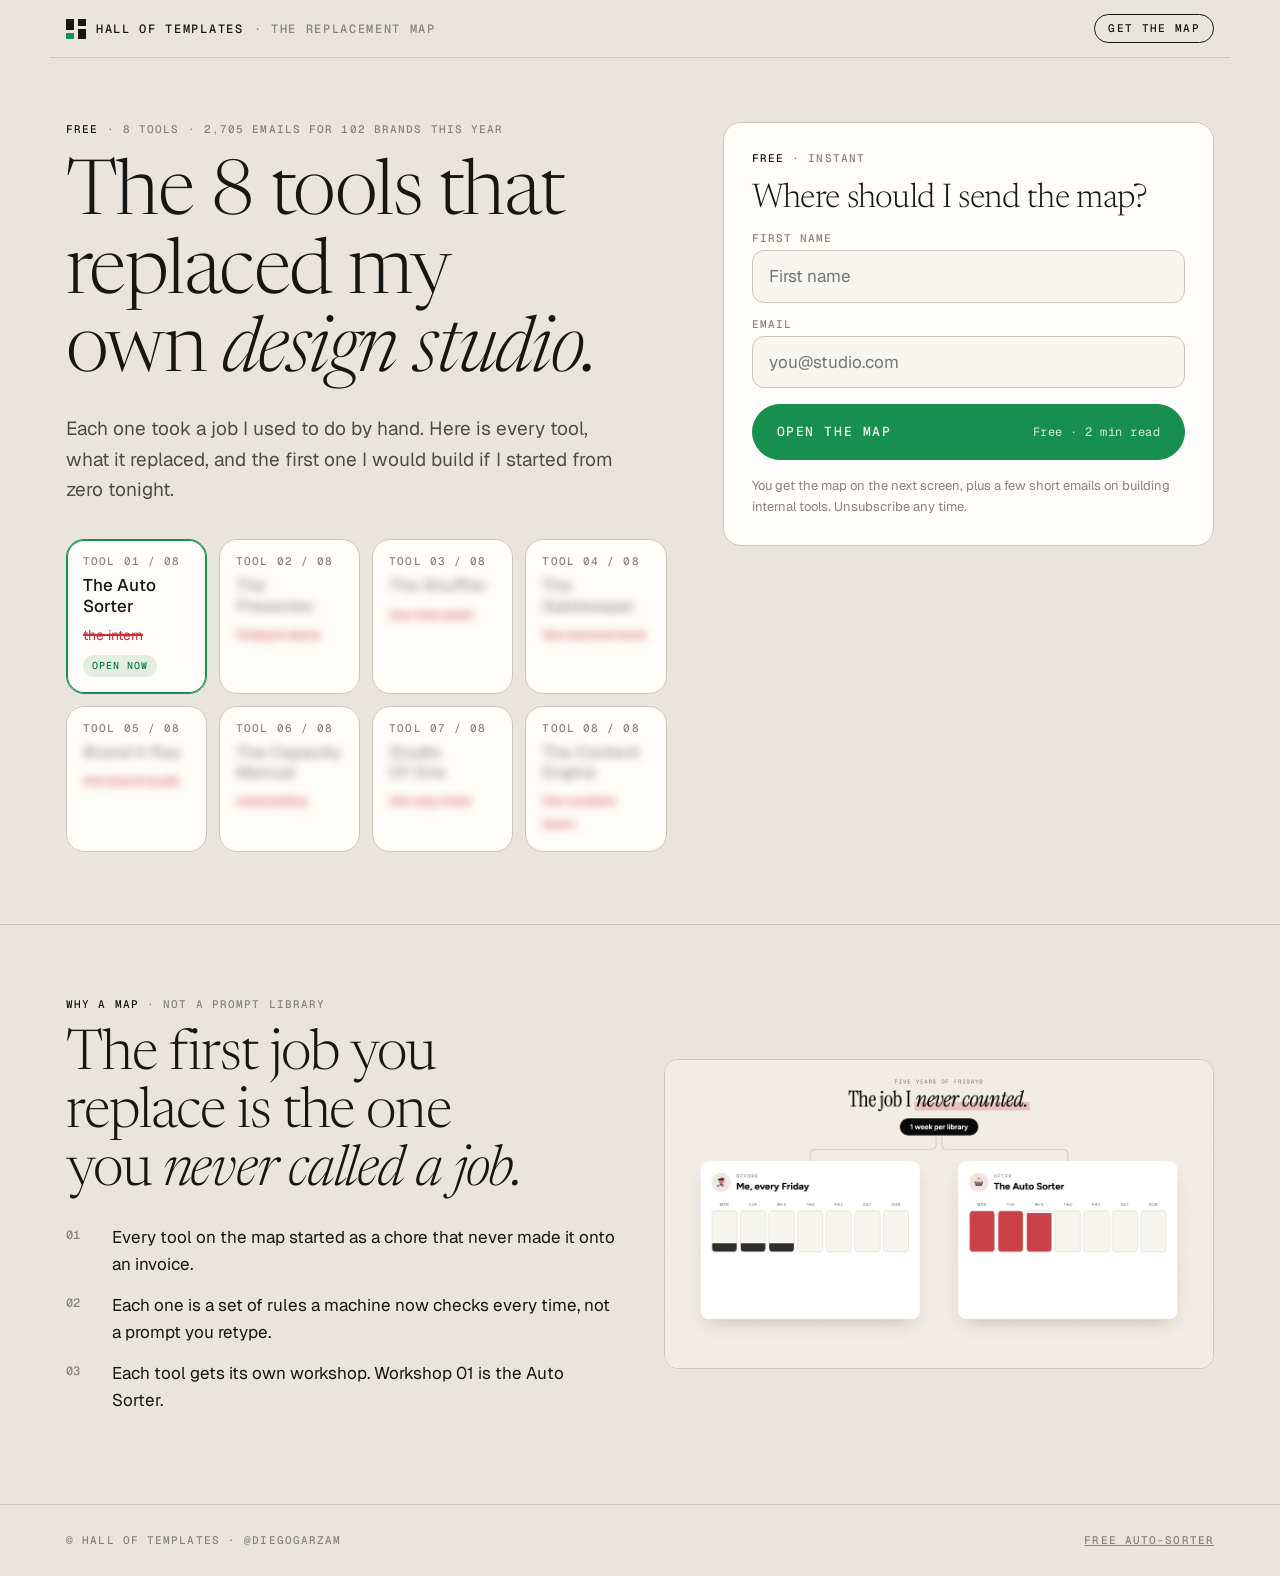
<file: index.html>
<!doctype html>
<html lang="en">
<head>
<meta charset="utf-8">
<meta name="viewport" content="width=device-width, initial-scale=1, viewport-fit=cover">
<title>The Replacement Map · Hall of Templates</title>
<meta name="description" content="8 internal tools that replaced the expensive parts of an email design studio, what each one took, and the first one to build tonight. Free.">
<meta name="cf-page-token" content="cfp_HrjxlqocGjTRkj4RpLGaRm4b">
<meta property="og:title" content="The Replacement Map">
<meta property="og:description" content="8 tools that replaced my own design studio. What each one took. The first one to build tonight.">
<meta property="og:image" content="https://dieginmachin.github.io/replacement-map/media/og.jpg">
<meta name="twitter:card" content="summary_large_image">
<link rel="preconnect" href="https://fonts.googleapis.com">
<link rel="preconnect" href="https://fonts.gstatic.com" crossorigin>
<link rel="stylesheet" href="https://fonts.googleapis.com/css2?family=Geist:wght@300;400;500;600&family=Geist+Mono:wght@400;500&family=Newsreader:ital,opsz,wght@0,6..72,300;0,6..72,400;1,6..72,300&display=swap">
<link rel="stylesheet" href="rm.css">
<script src="rm.js"></script>
</head>
<body>
<header class="wrap bar">
  <a class="who" href="#top"><span class="mark" aria-hidden="true"></span>Hall of Templates <span>· The Replacement Map</span></a>
  <a class="chip" href="#get">Get the map</a>
</header>

<main id="top">
  <div class="wrap hero">
    <section class="rv">
      <p class="hi" data-hi></p>
      <p class="lab"><b>Free</b> · 8 tools · 2,705 emails for 102 brands this year</p>
      <h1 style="margin-top:20px">The 8 tools that replaced my own <em>design studio.</em></h1>
      <p class="lead" data-hook>Each one took a job I used to do by hand. Here is every tool, what it replaced, and the first one I would build if I started from zero tonight.</p>
      <div class="map" aria-label="Preview of the map. Tool 01 is open, the rest unlock after you sign up." id="preview"></div>
    </section>

    <form class="form card rv" id="get" aria-labelledby="getH">
      <p class="lab"><b>Free</b> · instant</p>
      <h2 id="getH">Where should I send the map?</h2>
      <div class="f"><label for="first">First name</label><input id="first" name="first_name" data-cf-element="first-name" autocomplete="given-name" placeholder="First name" required></div>
      <div class="f"><label for="email">Email</label><input id="email" name="email" type="email" data-cf-element="email" autocomplete="email" placeholder="you@studio.com" required></div>
      <input type="hidden" name="lead_source" data-cf-element="custom-attribute:lead_source" data-src="from">
      <input type="hidden" name="lead_keyword" data-cf-element="custom-attribute:lead_keyword" data-src="k">
      <button class="btn go" type="submit">Open the map<small>Free · 2 min read</small></button>
      <p class="fine">You get the map on the next screen, plus a few short emails on building internal tools. Unsubscribe any time.</p>
    </form>
  </div>

  <section class="sec">
    <div class="wrap two">
      <div>
        <p class="lab"><b>Why a map</b> · not a prompt library</p>
        <h2 style="margin-top:16px">The first job you replace is the one you <em>never called a job.</em></h2>
        <ol class="steps">
          <li>Every tool on the map started as a chore that never made it onto an invoice.</li>
          <li>Each one is a set of rules a machine now checks every time, not a prompt you retype.</li>
          <li>Each tool gets its own workshop. Workshop 01 is the Auto Sorter.</li>
        </ol>
      </div>
      <div class="gif"><img src="media/friday.gif" alt="Before and after: five years of Friday sorting replaced by the Auto Sorter" width="1200" height="675" loading="lazy"></div>
    </div>
  </section>
</main>

<footer class="ft"><div class="wrap"><span class="lab">© Hall of Templates · @diegogarzam</span><a class="lab" href="https://www.halloftemplates.com/sorter">Free Auto-Sorter</a></div></footer>

<script>
(function () {
  var box = document.getElementById('preview');
  RM.TOOLS.forEach(function (t, i) {
    var d = document.createElement('div');
    d.className = 'tool card' + (i === 0 ? ' one' : ' locked');
    d.innerHTML = '<span class="n">TOOL ' + t.n + ' / 08</span><h3>' + t.name + '</h3><s>' + t.cut + '</s>' + (i === 0 ? '<span class="tag">Open now</span>' : '');
    if (i) d.setAttribute('aria-hidden', 'true');
    box.appendChild(d);
  });
})();
</script>
<script src="https://sdk.myclickfunnels.com/sdk.js" defer></script>
</body>
</html>
</file>
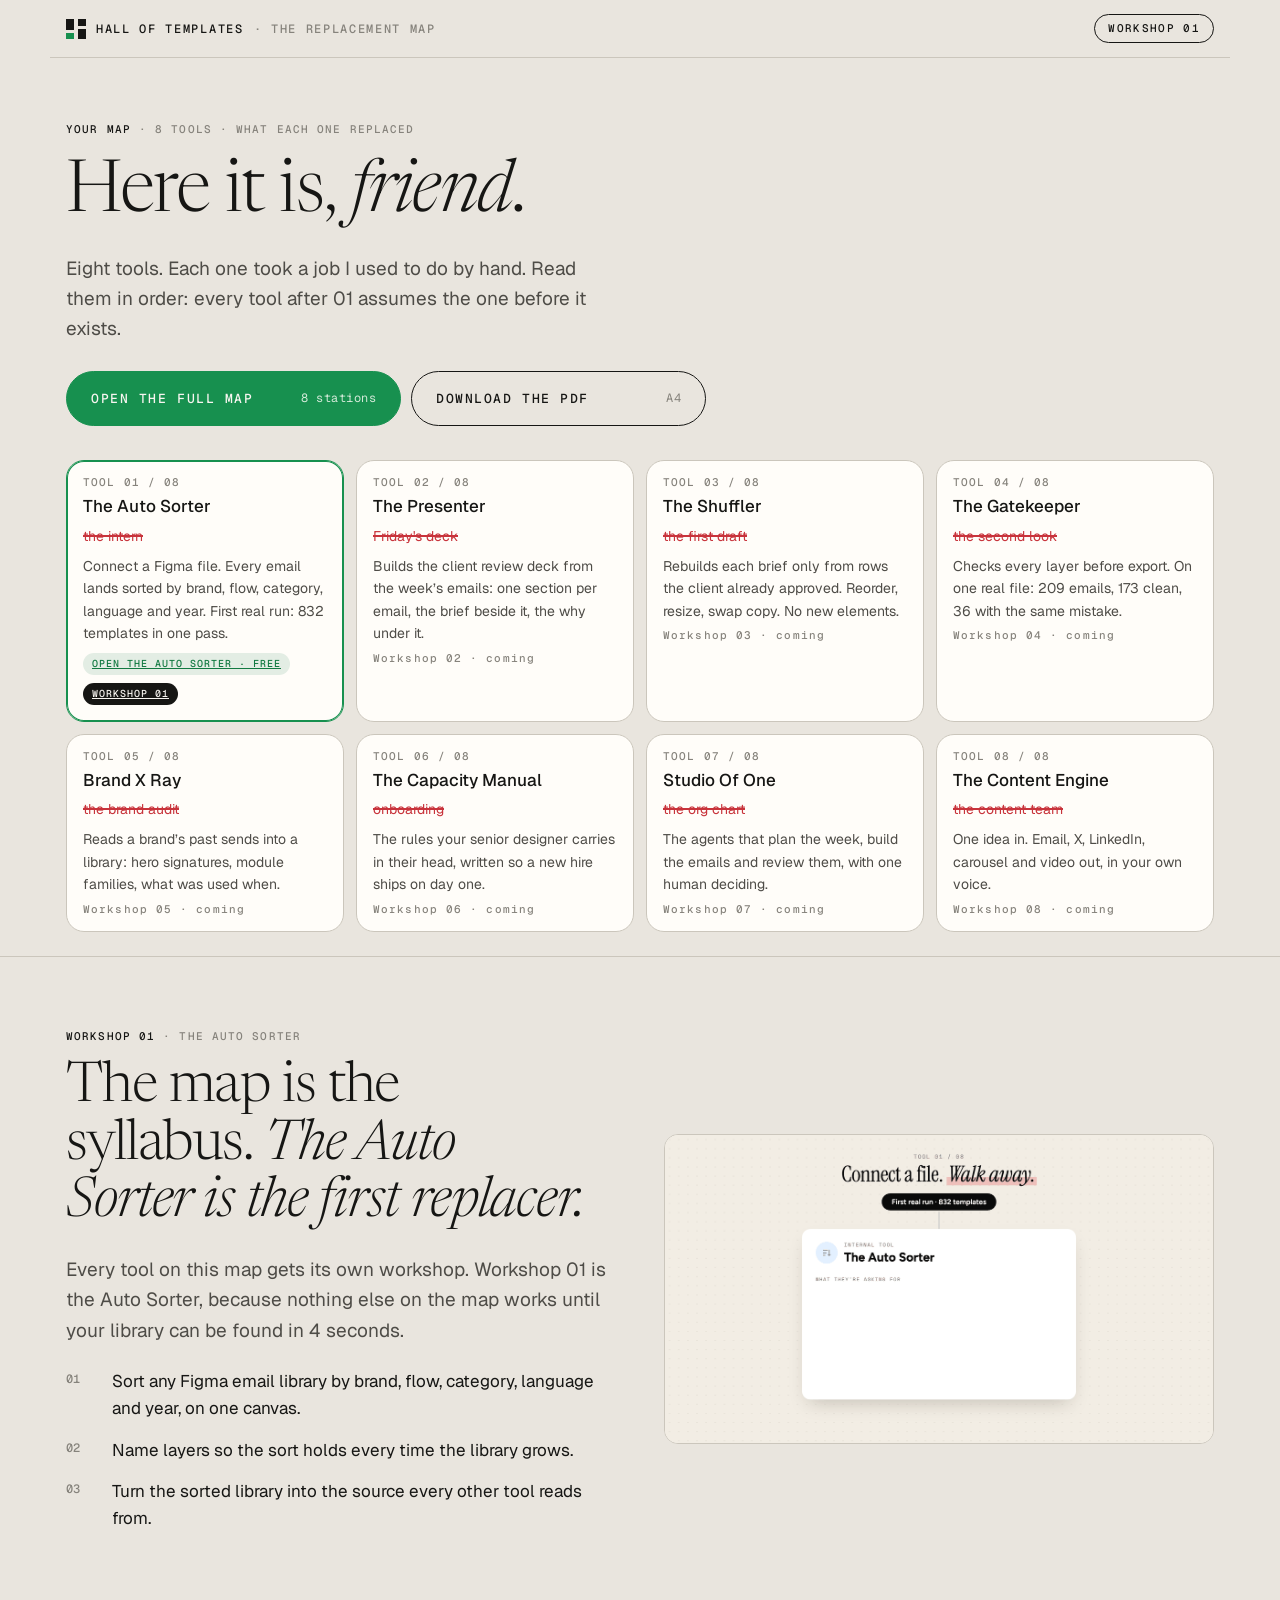
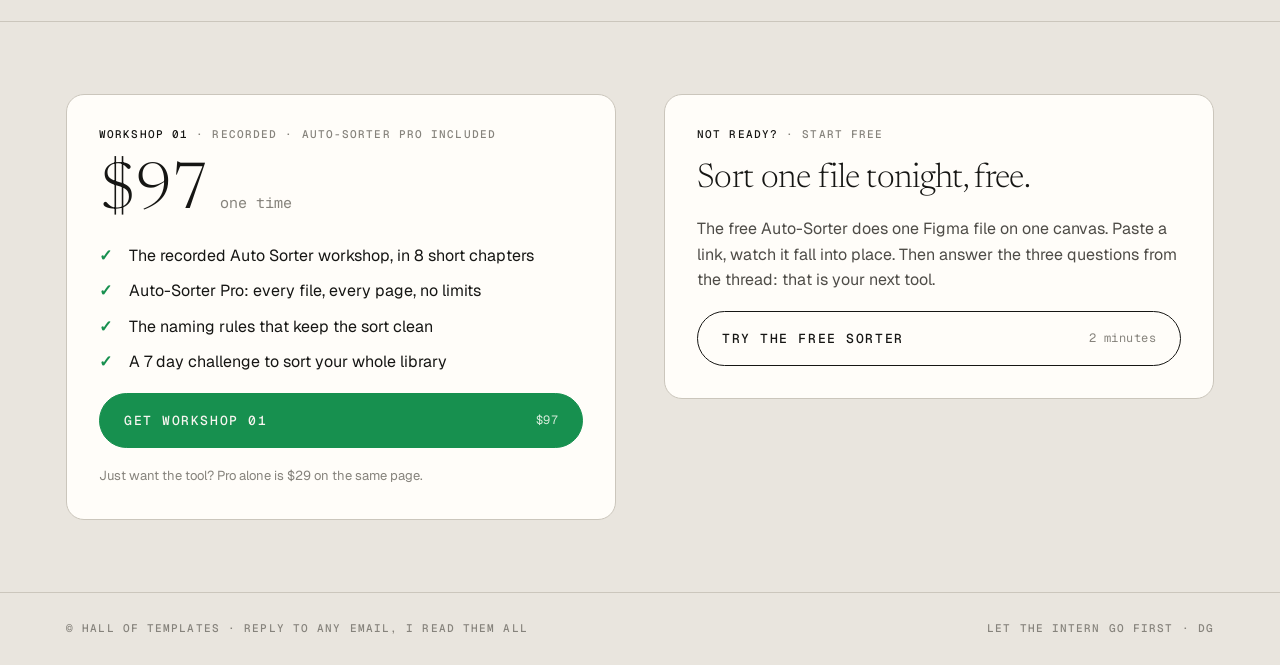
<file: map.html>
<!doctype html>
<html lang="en">
<head>
<meta charset="utf-8">
<meta name="viewport" content="width=device-width, initial-scale=1, viewport-fit=cover">
<title>Your Replacement Map · Hall of Templates</title>
<meta name="description" content="The 8 internal tools, what each one replaced, and Workshop 01: The Auto Sorter.">
<meta name="robots" content="noindex">
<meta name="cf-page-token" content="cfp_P7Gb7aTCC70Se3ira7JpdIM6">
<link rel="preconnect" href="https://fonts.googleapis.com">
<link rel="preconnect" href="https://fonts.gstatic.com" crossorigin>
<link rel="stylesheet" href="https://fonts.googleapis.com/css2?family=Geist:wght@300;400;500;600&family=Geist+Mono:wght@400;500&family=Newsreader:ital,opsz,wght@0,6..72,300;0,6..72,400;1,6..72,300&display=swap">
<link rel="stylesheet" href="rm.css">
<script src="rm.js"></script>
</head>
<body>
<header class="wrap bar">
  <a class="who" href="#top"><span class="mark" aria-hidden="true"></span>Hall of Templates <span>· The Replacement Map</span></a>
  <a class="chip" href="#ws01">Workshop 01</a>
</header>

<main id="top">
  <section class="wrap rv" style="padding-block:64px 24px">
    <p class="lab"><b>Your map</b> · 8 tools · what each one replaced</p>
    <h1 style="margin-top:20px;font-size:clamp(40px,6vw,72px)">Here it is, <em data-n="friend">friend</em>.</h1>
    <p class="lead">Eight tools. Each one took a job I used to do by hand. Read them in order: every tool after 01 assumes the one before it exists.</p>
    <div style="display:flex;gap:10px;flex-wrap:wrap;margin-top:26px;max-width:640px">
      <a class="btn go" style="width:auto;flex:1 1 260px" href="the-map.html">Open the full map<small>8 stations</small></a>
      <a class="btn line" style="width:auto;flex:1 1 220px" href="Replacement-Map.pdf" download>Download the PDF<small>A4</small></a>
    </div>
    <div class="map" id="map"></div>
  </section>

  <section class="sec" id="ws01">
    <div class="wrap two">
      <div>
        <p class="lab"><b>Workshop 01</b> · The Auto Sorter</p>
        <h2 style="margin-top:16px">The map is the syllabus. <em>The Auto Sorter is the first replacer.</em></h2>
        <p class="lead">Every tool on this map gets its own workshop. Workshop 01 is the Auto Sorter, because nothing else on the map works until your library can be found in 4 seconds.</p>
        <ol class="steps">
          <li>Sort any Figma email library by brand, flow, category, language and year, on one canvas.</li>
          <li>Name layers so the sort holds every time the library grows.</li>
          <li>Turn the sorted library into the source every other tool reads from.</li>
        </ol>
      </div>
      <div class="gif"><img src="media/sorter.gif" alt="The Auto Sorter: connect a file, every email lands sorted" width="1200" height="675" loading="lazy"></div>
    </div>
  </section>

  <section class="sec">
    <div class="wrap two" style="align-items:start">
      <div class="card offer">
        <p class="lab"><b>Workshop 01</b> · recorded · Auto-Sorter Pro included</p>
        <div class="price">$97 <small>one time</small></div>
        <ul class="ticks">
          <li>The recorded Auto Sorter workshop, in 8 short chapters</li>
          <li>Auto-Sorter Pro: every file, every page, no limits</li>
          <li>The naming rules that keep the sort clean</li>
          <li>A 7 day challenge to sort your whole library</li>
        </ul>
        <a class="btn go" href="https://www.halloftemplates.com/sorter-pro" id="buy">Get Workshop 01<small>$97</small></a>
        <p class="fine">Just want the tool? Pro alone is $29 on the same page.</p>
      </div>
      <div class="card offer">
        <p class="lab"><b>Not ready?</b> · start free</p>
        <h3 style="font:300 34px/1.1 var(--display)">Sort one file tonight, free.</h3>
        <p class="fine" style="font-size:16px;color:var(--ink-2)">The free Auto-Sorter does one Figma file on one canvas. Paste a link, watch it fall into place. Then answer the three questions from the thread: that is your next tool.</p>
        <a class="btn line" href="https://www.halloftemplates.com/sorter">Try the free sorter<small>2 minutes</small></a>
      </div>
    </div>
  </section>
</main>

<footer class="ft"><div class="wrap"><span class="lab">© Hall of Templates · Reply to any email, I read them all</span><span class="lab">Let the intern go first · DG</span></div></footer>

<script>
(function () {
  var box = document.getElementById('map');
  RM.TOOLS.forEach(function (t, i) {
    var d = document.createElement('div');
    d.className = 'tool card' + (i === 0 ? ' one' : '');
    d.innerHTML = '<span class="n">TOOL ' + t.n + ' / 08</span><h3>' + t.name + '</h3><s>' + t.cut + '</s><p class="what">' + t.what + '</p>' + (i === 0 ? '<a class="tag" href="https://www.halloftemplates.com/sorter?utm_source=replacement-map&utm_medium=tool-01">Open the Auto Sorter · free</a><a class="tag" style="background:var(--ink);color:var(--sheet)" href="#ws01">Workshop 01</a>' : '<span class="n">Workshop ' + t.n + ' · coming</span>');
    box.appendChild(d);
  });
  // carry the lead source to the offer page for attribution
  var b = document.getElementById('buy');
  b.href += '?utm_source=x&utm_medium=replacement-map&utm_content=' + encodeURIComponent(RM.from);
})();
</script>
<script src="https://sdk.myclickfunnels.com/sdk.js" defer></script>
</body>
</html>
</file>
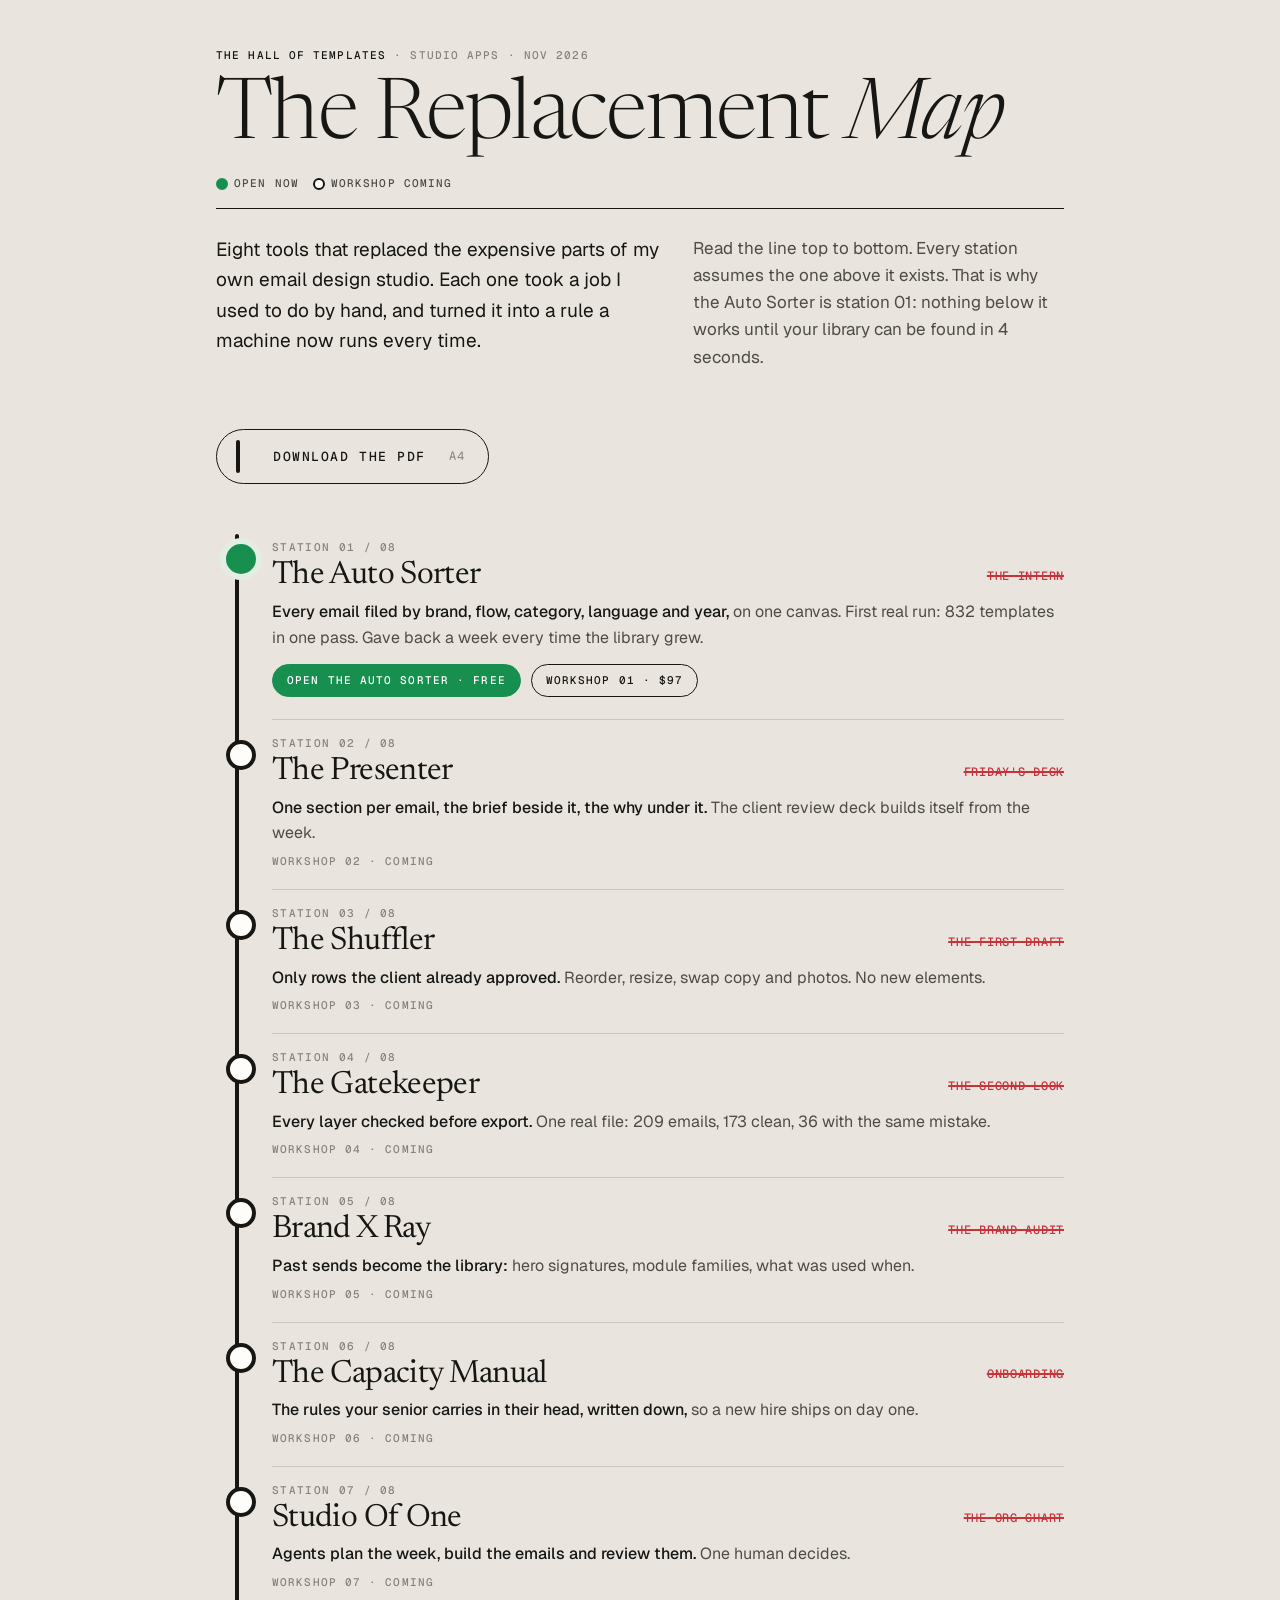
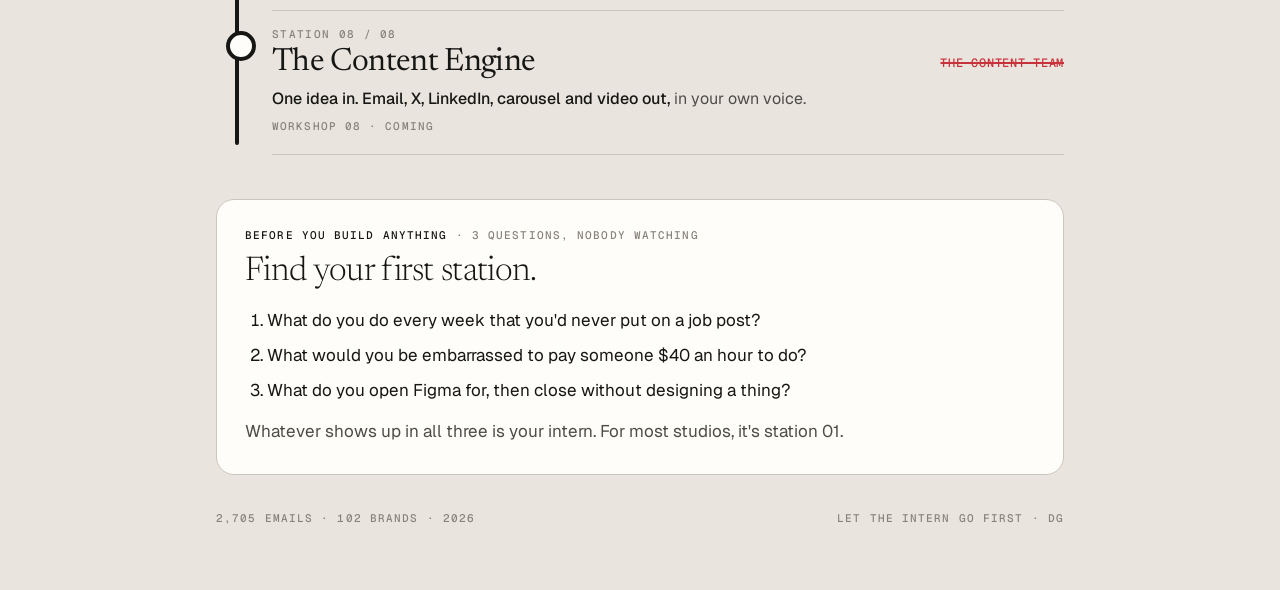
<file: the-map.html>
<!doctype html>
<html lang="en">
<head>
<meta charset="utf-8">
<meta name="viewport" content="width=device-width, initial-scale=1, viewport-fit=cover">
<title>The Replacement Map · Hall of Templates</title>
<meta name="description" content="8 internal tools that replaced the expensive parts of an email design studio. What each one took, the rule it runs, and where to start.">
<meta name="robots" content="noindex">
<link rel="preconnect" href="https://fonts.googleapis.com">
<link rel="preconnect" href="https://fonts.gstatic.com" crossorigin>
<link rel="stylesheet" href="https://fonts.googleapis.com/css2?family=Geist:wght@300;400;500;600&family=Geist+Mono:wght@400;500&family=Newsreader:ital,opsz,wght@0,6..72,300;0,6..72,400;1,6..72,300&display=swap">
<link rel="stylesheet" href="rm.css">
<style>
/* The map: one "replacement line" running top to bottom, 8 stations. Tool 01 is the only open station. */
.sheet{max-width:880px;margin:0 auto;padding-block:48px 64px}
.top{display:flex;justify-content:space-between;align-items:end;gap:16px;flex-wrap:wrap;border-bottom:1px solid var(--ink);padding-bottom:18px}
.top h1{font-size:clamp(44px,7vw,84px)}
.legend{display:flex;gap:14px;flex-wrap:wrap}
.legend span{display:inline-flex;align-items:center;gap:6px;font:500 11px/1 var(--mono);letter-spacing:.1em;text-transform:uppercase;color:var(--ink-2)}
.dot{width:12px;height:12px;border-radius:50%;border:2px solid var(--ink);background:var(--white)}
.dot.live{background:var(--go);border-color:var(--go)}
.intro{display:grid;grid-template-columns:minmax(0,1.2fr) minmax(0,1fr);gap:32px;margin-top:26px}
.intro p{color:var(--ink-2)}
.line{position:relative;margin-top:40px;padding-left:56px}
.line::before{content:"";position:absolute;left:19px;top:10px;bottom:10px;width:4px;background:var(--ink);border-radius:2px}
.st{position:relative;display:grid;grid-template-columns:minmax(0,1fr) auto;gap:6px 24px;padding:18px 0 22px;border-bottom:1px solid var(--rule)}
.st::before{content:"";position:absolute;left:-46px;top:20px;width:22px;height:22px;border-radius:50%;background:var(--white);border:4px solid var(--ink)}
.st.live::before{background:var(--go);border-color:var(--go);box-shadow:0 0 0 6px var(--go-bg)}
.st .num{font:500 11px/1 var(--mono);letter-spacing:.12em;color:var(--ink-3);grid-column:1/-1}
.st h2{font:400 32px/1.05 var(--display);letter-spacing:-.02em}
.st .cut{font:500 12px/1.2 var(--mono);letter-spacing:.06em;text-transform:uppercase;color:var(--cut);text-decoration:line-through;text-decoration-thickness:1.5px;align-self:center;white-space:nowrap}
.st .rule{grid-column:1/-1;font-size:16px;color:var(--ink-2)}
.st .rule b{color:var(--ink);font-weight:500}
.st .go{grid-column:1/-1;display:flex;gap:10px;flex-wrap:wrap;margin-top:8px}
.st .go a{font:500 11px/1 var(--mono);letter-spacing:.1em;text-transform:uppercase;text-decoration:none;border-radius:99px;padding:10px 14px;border:1px solid var(--ink)}
.st .go a.p{background:var(--go);border-color:var(--go);color:#fff}
.st .soon{grid-column:1/-1;font:500 11px/1 var(--mono);letter-spacing:.1em;text-transform:uppercase;color:var(--ink-3);margin-top:4px}
.qs{margin-top:44px;padding:28px}
.qs h3{font:300 34px/1.1 var(--display)}
.qs ol{margin:16px 0 0;padding-left:22px;display:grid;gap:8px;font-size:17px}
.sig{display:flex;justify-content:space-between;gap:16px;flex-wrap:wrap;margin-top:36px;font:500 11px/1.4 var(--mono);letter-spacing:.1em;text-transform:uppercase;color:var(--ink-3)}
.dl{display:flex;gap:10px;flex-wrap:wrap;margin-top:18px}
@media (max-width:640px){.intro{grid-template-columns:minmax(0,1fr)}.line{padding-left:44px}.st::before{left:-38px}.line::before{left:13px}.st{grid-template-columns:minmax(0,1fr)}.st .cut{justify-self:start}}
@media print{@page{size:A4;margin:12mm}body{background:#fff}.dl,.noprint{display:none!important}.sheet{padding-block:0}.st{break-inside:avoid}.qs{break-inside:avoid}}
</style>
</head>
<body>
<main class="wrap sheet">
  <div class="top">
    <div>
      <p class="lab"><b>The Hall Of Templates</b> · Studio Apps · Nov 2026</p>
      <h1 style="margin-top:12px">The Replacement <em>Map</em></h1>
    </div>
    <div class="legend"><span><i class="dot live"></i>Open now</span><span><i class="dot"></i>Workshop coming</span></div>
  </div>

  <div class="intro">
    <p style="font-size:19px;color:var(--ink)">Eight tools that replaced the expensive parts of my own email design studio. Each one took a job I used to do by hand, and turned it into a rule a machine now runs every time.</p>
    <p>Read the line top to bottom. Every station assumes the one above it exists. That is why the Auto Sorter is station 01: nothing below it works until your library can be found in 4 seconds.</p>
  </div>
  <div class="dl noprint">
    <a class="btn line" style="width:auto" href="Replacement-Map.pdf" download>Download the PDF<small>&nbsp;A4</small></a>
  </div>

  <div class="line" id="line"></div>

  <section class="card qs">
    <p class="lab"><b>Before you build anything</b> · 3 questions, nobody watching</p>
    <h3 style="margin-top:10px">Find your first station.</h3>
    <ol>
      <li>What do you do every week that you'd never put on a job post?</li>
      <li>What would you be embarrassed to pay someone $40 an hour to do?</li>
      <li>What do you open Figma for, then close without designing a thing?</li>
    </ol>
    <p style="margin-top:14px;color:var(--ink-2)">Whatever shows up in all three is your intern. For most studios, it's station 01.</p>
  </section>

  <div class="sig"><span>2,705 emails · 102 brands · 2026</span><span>Let the intern go first · DG</span></div>
</main>
<script>
(function () {
  var SORTER = 'https://www.halloftemplates.com/sorter?utm_source=replacement-map&utm_medium=station-01';
  var WS = 'https://www.halloftemplates.com/sorter-pro?utm_source=replacement-map&utm_medium=station-01';
  var S = [
    ['01','The Auto Sorter','the intern','<b>Every email filed by brand, flow, category, language and year,</b> on one canvas. First real run: 832 templates in one pass. Gave back a week every time the library grew.', true],
    ['02','The Presenter',"Friday's deck",'<b>One section per email, the brief beside it, the why under it.</b> The client review deck builds itself from the week.'],
    ['03','The Shuffler','the first draft','<b>Only rows the client already approved.</b> Reorder, resize, swap copy and photos. No new elements.'],
    ['04','The Gatekeeper','the second look','<b>Every layer checked before export.</b> One real file: 209 emails, 173 clean, 36 with the same mistake.'],
    ['05','Brand X Ray','the brand audit','<b>Past sends become the library:</b> hero signatures, module families, what was used when.'],
    ['06','The Capacity Manual','onboarding','<b>The rules your senior carries in their head, written down,</b> so a new hire ships on day one.'],
    ['07','Studio Of One','the org chart','<b>Agents plan the week, build the emails and review them.</b> One human decides.'],
    ['08','The Content Engine','the content team','<b>One idea in. Email, X, LinkedIn, carousel and video out,</b> in your own voice.']
  ];
  var box = document.getElementById('line');
  S.forEach(function (s, i) {
    var d = document.createElement('div');
    d.className = 'st' + (s[4] ? ' live' : '');
    d.innerHTML = '<span class="num">STATION ' + s[0] + ' / 08</span><h2>' + s[1] + '</h2><span class="cut">' + s[2] + '</span><p class="rule">' + s[3] + '</p>' +
      (s[4] ? '<div class="go"><a class="p" href="' + SORTER + '">Open the Auto Sorter · free</a><a href="' + WS + '">Workshop 01 · $97</a></div>'
            : '<span class="soon">Workshop ' + s[0] + ' · coming</span>');
    box.appendChild(d);
  });
})();
</script>
</body>
</html>
</file>
<file: rm.css>
/* Replacement Map · Hall of Templates Studio Apps. Same paper, ink and type as the Auto-Sorter pages.
   Red = what a tool replaces (struck), green = the way in. */
:root{--paper:#E9E5DE;--sheet:#F7F5F0;--white:#FFFDF9;--ink:#161614;--ink-2:#4E4C47;--ink-3:#86837C;--rule:#CBC6BC;--rule-2:#DCD8CF;--go:#17904F;--go-2:#127A42;--go-bg:#E3EDE4;--cut:#C8333B;--cut-bg:#F6E1E1;
  --display:"Newsreader","Iowan Old Style",Georgia,serif;--sans:"Geist","Helvetica Neue",Arial,sans-serif;--mono:"Geist Mono","IBM Plex Mono",ui-monospace,Menlo,monospace;--ease:cubic-bezier(.22,1,.36,1);color-scheme:light}
*{box-sizing:border-box}
html{-webkit-text-size-adjust:100%}
body{margin:0;background:var(--paper);color:var(--ink);font:400 17px/1.6 var(--sans);-webkit-font-smoothing:antialiased;overflow-x:hidden}
img{max-width:100%;height:auto;display:block}
a{color:inherit}
h1,h2,h3{font-family:var(--display);font-weight:300;letter-spacing:-.02em;line-height:1.03;margin:0;text-wrap:balance}
h1 em,h2 em{font-style:italic}
p{margin:0}
:focus-visible{outline:2px solid var(--go);outline-offset:3px}
.wrap{max-width:1180px;margin:0 auto;padding-left:max(16px,env(safe-area-inset-left,0px));padding-right:max(16px,env(safe-area-inset-right,0px))}
.lab{font:500 11px/1.4 var(--mono);letter-spacing:.1em;text-transform:uppercase;color:var(--ink-3)}
.lab b{color:var(--ink);font-weight:500}
.bar{display:flex;justify-content:space-between;align-items:center;gap:16px;padding-block:14px;border-bottom:1px solid var(--rule)}
.who{display:flex;align-items:center;gap:10px;text-decoration:none;font:500 12px/1 var(--mono);letter-spacing:.14em;text-transform:uppercase}
.who span{color:var(--ink-3)}
.mark{width:20px;height:20px;flex:none;background:linear-gradient(var(--ink),var(--ink)) 0 0/8px 11px no-repeat,linear-gradient(var(--ink),var(--ink)) 12px 0/8px 7px no-repeat,linear-gradient(var(--ink),var(--ink)) 12px 10px/8px 10px no-repeat,linear-gradient(var(--go),var(--go)) 0 14px/8px 6px no-repeat}
.chip{display:inline-flex;align-items:center;gap:7px;font:500 11px/1 var(--mono);letter-spacing:.12em;text-transform:uppercase;border:1px solid var(--ink);border-radius:99px;padding:8px 13px;text-decoration:none;white-space:nowrap}
.btn{display:flex;align-items:center;justify-content:space-between;gap:16px;width:100%;background:var(--ink);color:var(--sheet);text-decoration:none;font:500 13px/1.2 var(--mono);letter-spacing:.12em;text-transform:uppercase;border-radius:99px;padding:19px 24px;border:1px solid var(--ink);cursor:pointer;transition:transform .25s var(--ease),background-color .2s;text-align:left}
.btn small{font:400 12px/1.2 var(--mono);letter-spacing:.04em;text-transform:none;color:#a9a69f}
.btn:hover{transform:translateY(-1px)}
.btn.go{background:var(--go);border-color:var(--go)}.btn.go small{color:#d4ead9}
.btn.line{background:transparent;color:var(--ink)}.btn.line small{color:var(--ink-3)}
.card{background:var(--white);border:1px solid var(--rule);border-radius:18px}
.hero{display:grid;grid-template-columns:minmax(0,1.1fr) minmax(0,.9fr);gap:56px;align-items:start;padding-block:64px 72px}
.hero h1{font-size:clamp(40px,6vw,76px)}
.lead{font-size:19px;color:var(--ink-2);margin-top:22px;max-width:560px}
.hi{display:none;font:400 italic 22px/1.3 var(--display);color:var(--ink-2);margin-bottom:18px}
.hi.on{display:block}
.form{padding:28px;display:grid;gap:16px;position:sticky;top:24px}
.form h2{font-size:34px}
.f{display:grid;gap:6px}
.f label{font:500 11px/1 var(--mono);letter-spacing:.1em;text-transform:uppercase;color:var(--ink-3)}
.f input{font:400 17px/1.2 var(--sans);padding:15px 16px;border:1px solid var(--rule);border-radius:12px;background:var(--sheet);color:var(--ink);width:100%}
.f input:focus{outline:2px solid var(--go);outline-offset:0;border-color:var(--go)}
.fine{font-size:13px;color:var(--ink-3)}
/* the map */
.map{display:grid;grid-template-columns:repeat(4,minmax(0,1fr));gap:12px;margin-top:34px}
.tool{padding:16px;display:grid;gap:8px;align-content:start;min-width:0;position:relative}
.tool .n{font:500 11px/1 var(--mono);letter-spacing:.1em;color:var(--ink-3)}
.tool h3{font:500 17px/1.2 var(--sans);letter-spacing:0}
.tool s{color:var(--cut);text-decoration-thickness:1.5px;font-size:14px}
.tool .what{font-size:14px;color:var(--ink-2)}
.tool.locked{color:transparent;text-shadow:0 0 9px rgba(22,22,20,.45);user-select:none}
.tool.locked s{color:transparent;text-shadow:0 0 9px rgba(200,51,59,.5)}
.tool.locked .n{color:var(--ink-3);text-shadow:none}
.tool.one{border-color:var(--go);box-shadow:0 0 0 1px var(--go) inset}
.tool .tag{justify-self:start;font:500 10px/1 var(--mono);letter-spacing:.1em;text-transform:uppercase;background:var(--go-bg);color:var(--go-2);border-radius:99px;padding:6px 9px}
.sec{padding-block:72px;border-top:1px solid var(--rule)}
.sec h2{font-size:clamp(34px,4.6vw,56px)}
.two{display:grid;grid-template-columns:minmax(0,1fr) minmax(0,1fr);gap:48px;align-items:center}
.gif{border-radius:14px;border:1px solid var(--rule);overflow:hidden;background:var(--sheet)}
.steps{display:grid;gap:14px;margin-top:22px;padding:0;list-style:none;counter-reset:s}
.steps li{display:grid;grid-template-columns:34px minmax(0,1fr);gap:12px;font-size:17px}
.steps li::before{counter-increment:s;content:"0" counter(s);font:500 12px/1.9 var(--mono);color:var(--ink-3)}
.offer{padding:32px;display:grid;gap:18px}
.price{font:300 64px/1 var(--display);letter-spacing:-.03em}
.price small{font:400 15px/1 var(--mono);color:var(--ink-3);letter-spacing:0}
.ticks{list-style:none;padding:0;margin:0;display:grid;gap:10px}
.ticks li{display:grid;grid-template-columns:20px minmax(0,1fr);gap:10px;font-size:16px}
.ticks li::before{content:"✓";color:var(--go);font-weight:600}
.ft{border-top:1px solid var(--rule);padding-block:28px}
.ft .wrap{display:flex;justify-content:space-between;gap:16px;flex-wrap:wrap}
.rv{animation:rv .9s var(--ease) both}
@keyframes rv{from{opacity:.001;transform:translateY(14px)}}
@media (max-width:980px){.hero,.two{grid-template-columns:minmax(0,1fr);gap:36px}.form{position:static}.map{grid-template-columns:repeat(2,minmax(0,1fr))}}
@media (max-width:420px){.map{grid-template-columns:minmax(0,1fr)}}
@media (prefers-reduced-motion:reduce){.rv{animation:none}.btn{transition:none}}
</file>
